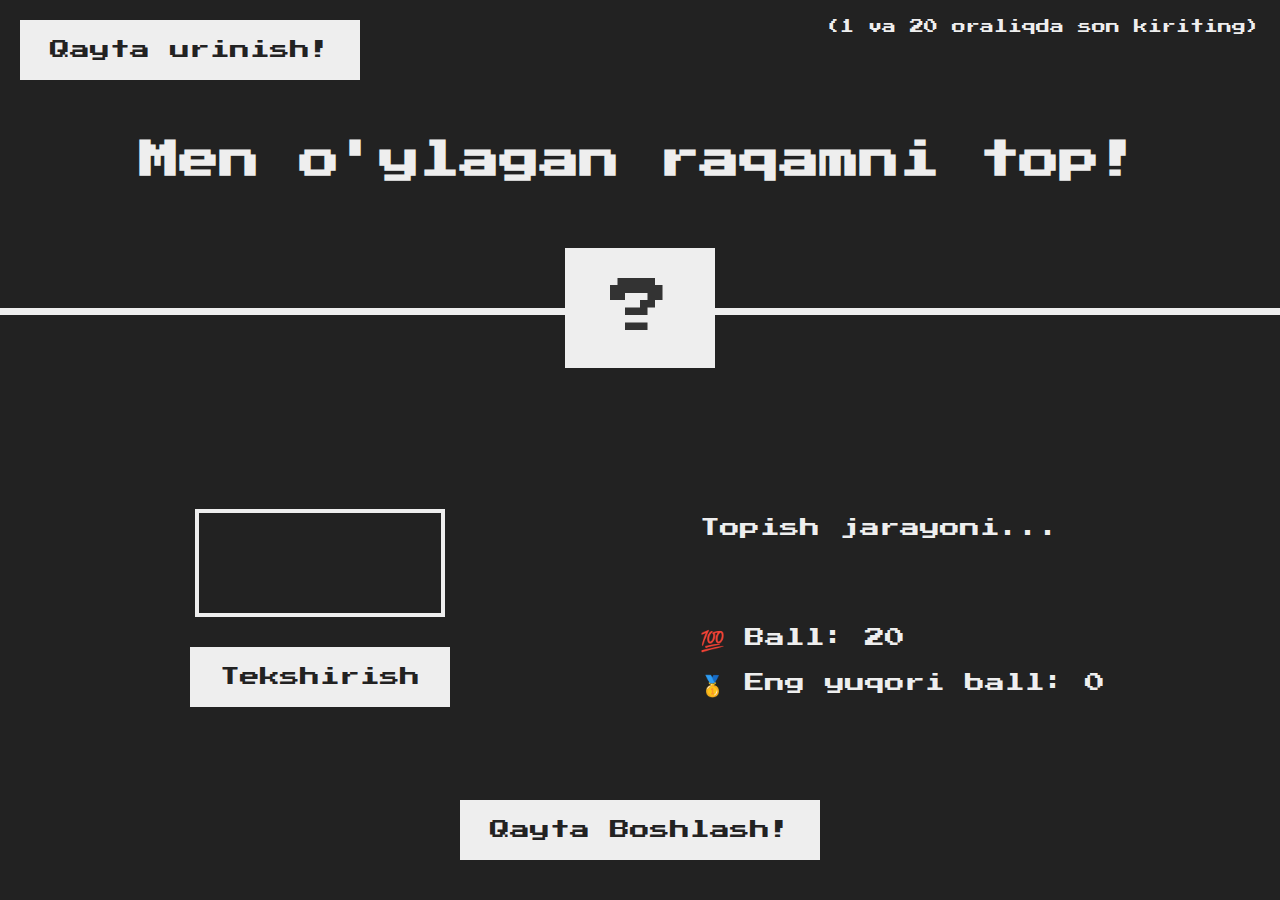
<file: index.html>
<!DOCTYPE html>
<html lang="en">
  <head>
    <meta charset="UTF-8" />
    <meta name="viewport" content="width=device-width, initial-scale=1.0" />
    <meta http-equiv="X-UA-Compatible" content="ie=edge" />
    <link rel="stylesheet" href="style.css" />
    <title>Men o'ylagan raqamni top!</title>
  </head>
  <body>
    <header>
      <h1>Men o'ylagan raqamni top!</h1>
      <p class="between">(1 va 20 oraliqda son kiriting)</p>
      <button class="btn again">Qayta urinish!</button>
      <div class="number">?</div>
    </header>
    <main>
      <section class="left">
        <input type="number" class="guess" />
        <button class="btn check">Tekshirish</button>
      </section>
      <section class="right">
        <p class="message">Topish jarayoni...</p>
        <p class="label-score">💯 Ball: <span class="score">20</span></p>
        <p class="label-highscore">
          🥇 Eng yuqori ball: <span class="highscore">0</span>
        </p>
      </section>
      
    </main>
    <div style="text-align: center; margin-top: -10rem;">
      <button utton class="btn reset-game">Qayta Boshlash!</button>
    </div>
    <script src="script.js"></script>
  </body>
</html>
</file>
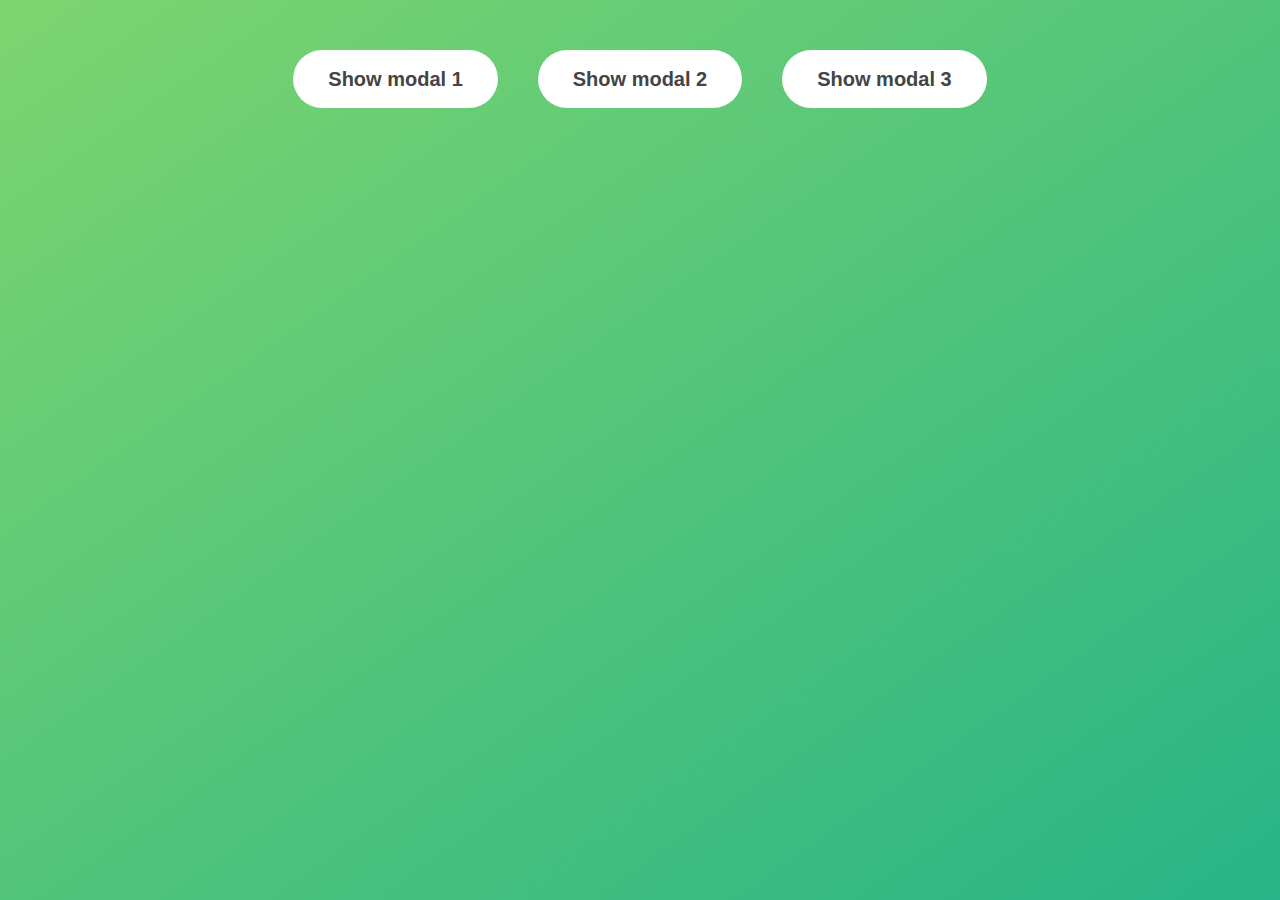
<file: popup/index.html>
<!DOCTYPE html>
<html lang="en">
  <head>
    <meta charset="UTF-8" />
    <meta name="viewport" content="width=device-width, initial-scale=1.0" />
    <meta http-equiv="X-UA-Compatible" content="ie=edge" />
    <link rel="stylesheet" href="style.css" />
    <title>Modal window</title>
  </head>
  <body>
    <button class="show-modal">Show modal 1</button>
    <button class="show-modal">Show modal 2</button>
    <button class="show-modal">Show modal 3</button>

    <div class="modal hidden">
      <button class="close-modal">&times;</button>
      <h1>I'm a modal window 😍</h1>
      <p>
        Lorem ipsum dolor sit amet, consectetur adipisicing elit, sed do eiusmod
        tempor incididunt ut labore et dolore magna aliqua. Ut enim ad minim
        veniam, quis nostrud exercitation ullamco laboris nisi ut aliquip ex ea
        commodo consequat. Duis aute irure dolor in reprehenderit in voluptate
        velit esse cillum dolore eu fugiat nulla pariatur. Excepteur sint
        occaecat cupidatat non proident, sunt in culpa qui officia deserunt
        mollit anim id est laborum.
      </p>
    </div>
    <div class="overlay hidden"></div>

    <script src="script.js"></script>
  </body>
</html>
</file>
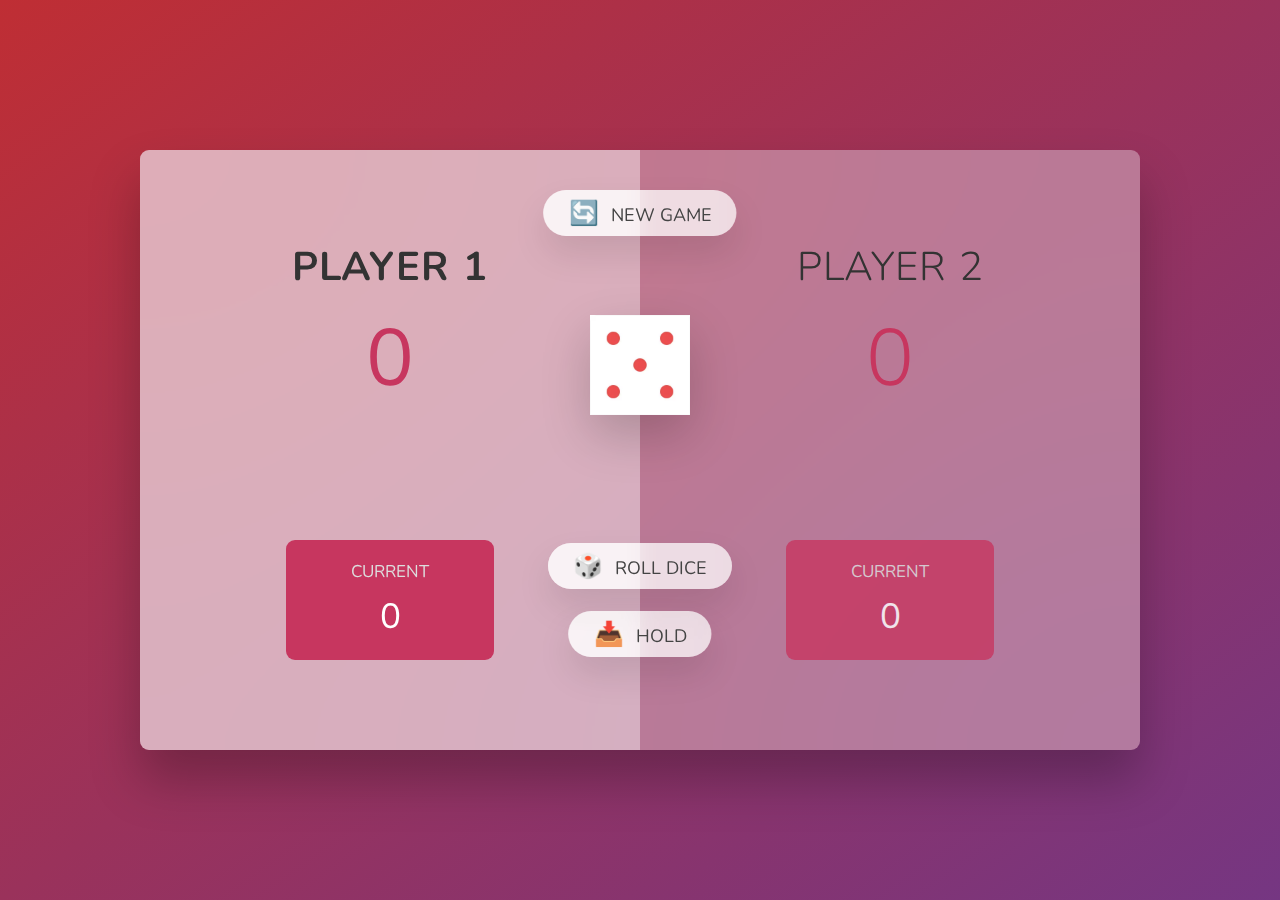
<file: soqqa/index.html>
<!DOCTYPE html>
<html lang="en">
  <head>
    <meta charset="UTF-8" />
    <meta name="viewport" content="width=device-width, initial-scale=1.0" />
    <meta http-equiv="X-UA-Compatible" content="ie=edge" />
    <link rel="stylesheet" href="style.css" />
    <title>Pig Game</title>
  </head>
  <body>
    <main>
      <section class="player player--0 player--active">
        <h2 class="name" id="name--0">Player 1</h2>
        <p class="score" id="score--0">0</p>
        <div class="current">
          <p class="current-label">Current</p>
          <p class="current-score" id="current--0">0</p>
        </div>
      </section>
      <section class="player player--1">
        <h2 class="name" id="name--1">Player 2</h2>
        <p class="score" id="score--1">0</p>
        <div class="current">
          <p class="current-label">Current</p>
          <p class="current-score" id="current--1">0</p>
        </div>
      </section>

      <img src="dice-5.webp" alt="Playing dice" class="dice" />
      <button class="btn btn--new">🔄 New game</button>
      <button class="btn btn--roll">🎲 Roll dice</button>
      <button class="btn btn--hold">📥 Hold</button>
    </main>
    <script src="script1.js"></script>
  </body>
</html>
</file>
<file: style.css>
@import url("https://fonts.googleapis.com/css?family=Press+Start+2P&display=swap");

* {
  margin: 0;
  padding: 0;
  box-sizing: inherit;
}

html {
  font-size: 62.5%;
  box-sizing: border-box;
}

body {
  font-family: "Press Start 2P", sans-serif;
  color: #eee;
  background-color: #222;
  /* background-color: #60b347; */
}

/* LAYOUT */
header {
  position: relative;
  height: 35vh;
  border-bottom: 7px solid #eee;
}

main {
  height: 65vh;
  color: #eee;
  display: flex;
  align-items: center;
  justify-content: space-around;
}

.left {
  width: 52rem;
  display: flex;
  flex-direction: column;
  align-items: center;
}

.right {
  width: 52rem;
  font-size: 2rem;
}

/* ELEMENTS STYLE */
h1 {
  font-size: 4rem;
  text-align: center;
  position: absolute;
  width: 100%;
  top: 52%;
  left: 50%;
  transform: translate(-50%, -50%);
}

.number {
  background: #eee;
  color: #333;
  font-size: 6rem;
  width: 15rem;
  padding: 3rem 0rem;
  text-align: center;
  position: absolute;
  bottom: 0;
  left: 50%;
  transform: translate(-50%, 50%);
}

.between {
  font-size: 1.4rem;
  position: absolute;
  top: 2rem;
  right: 2rem;
}

.again {
  position: absolute;
  top: 2rem;
  left: 2rem;
}

.guess {
  background: none;
  border: 4px solid #eee;
  font-family: inherit;
  color: inherit;
  font-size: 5rem;
  padding: 2.5rem;
  width: 25rem;
  text-align: center;
  display: block;
  margin-bottom: 3rem;
}

.btn {
  border: none;
  background-color: #eee;
  color: #222;
  font-size: 2rem;
  font-family: inherit;
  padding: 2rem 3rem;
  cursor: pointer;
}

.btn:hover {
  background-color: #ccc;
}

.message {
  margin-bottom: 8rem;
  height: 3rem;
}

.label-score {
  margin-bottom: 2rem;
}
</file>
<file: popup/style.css>
* {
  margin: 0;
  padding: 0;
  box-sizing: inherit;
}

html {
  font-size: 62.5%;
  box-sizing: border-box;
}

body {
  font-family: sans-serif;
  color: #333;
  line-height: 1.5;
  height: 100vh;
  position: relative;
  display: flex;
  align-items: flex-start;
  justify-content: center;
  background: linear-gradient(to top left, #28b487, #7dd56f);
}

.show-modal {
  font-size: 2rem;
  font-weight: 600;
  padding: 1.75rem 3.5rem;
  margin: 5rem 2rem;
  border: none;
  background-color: #fff;
  color: #444;
  border-radius: 10rem;
  cursor: pointer;
}

.close-modal {
  position: absolute;
  top: 1.2rem;
  right: 2rem;
  font-size: 5rem;
  color: #333;
  cursor: pointer;
  border: none;
  background: none;
}

h1 {
  font-size: 2.5rem;
  margin-bottom: 2rem;
}

p {
  font-size: 1.8rem;
}

/* -------------------------- */
/* CLASSES TO MAKE MODAL WORK */
.hidden {
  display: none;
}

.modal {
  position: absolute;
  top: 50%;
  left: 50%;
  transform: translate(-50%, -50%);
  width: 70%;

  background-color: white;
  padding: 6rem;
  border-radius: 5px;
  box-shadow: 0 3rem 5rem rgba(0, 0, 0, 0.3);
  z-index: 10;
}

.overlay {
  position: absolute;
  top: 0;
  left: 0;
  width: 100%;
  height: 100%;
  background-color: rgba(0, 0, 0, 0.6);
  backdrop-filter: blur(3px);
  z-index: 5;
}
</file>
<file: soqqa/style.css>
@import url('https://fonts.googleapis.com/css2?family=Nunito&display=swap');

* {
  margin: 0;
  padding: 0;
  box-sizing: inherit;
}

html {
  font-size: 62.5%;
  box-sizing: border-box;
}

body {
  font-family: 'Nunito', sans-serif;
  font-weight: 400;
  height: 100vh;
  color: #333;
  background-image: linear-gradient(to top left, #753682 0%, #bf2e34 100%);
  display: flex;
  align-items: center;
  justify-content: center;
}

/* LAYOUT */
main {
  position: relative;
  width: 100rem;
  height: 60rem;
  background-color: rgba(255, 255, 255, 0.35);
  backdrop-filter: blur(200px);
  filter: blur();
  box-shadow: 0 3rem 5rem rgba(0, 0, 0, 0.25);
  border-radius: 9px;
  overflow: hidden;
  display: flex;
}

.player {
  flex: 50%;
  padding: 9rem;
  display: flex;
  flex-direction: column;
  align-items: center;
  transition: all 0.75s;
}

/* ELEMENTS */
.name {
  position: relative;
  font-size: 4rem;
  text-transform: uppercase;
  letter-spacing: 1px;
  word-spacing: 2px;
  font-weight: 300;
  margin-bottom: 1rem;
}

.score {
  font-size: 8rem;
  font-weight: 300;
  color: #c7365f;
  margin-bottom: auto;
}

.player--active {
  background-color: rgba(255, 255, 255, 0.4);
}
.player--active .name {
  font-weight: 700;
}
.player--active .score {
  font-weight: 400;
}

.player--active .current {
  opacity: 1;
}

.current {
  background-color: #c7365f;
  opacity: 0.8;
  border-radius: 9px;
  color: #fff;
  width: 65%;
  padding: 2rem;
  text-align: center;
  transition: all 0.75s;
}

.current-label {
  text-transform: uppercase;
  margin-bottom: 1rem;
  font-size: 1.7rem;
  color: #ddd;
}

.current-score {
  font-size: 3.5rem;
}

/* ABSOLUTE POSITIONED ELEMENTS */
.btn {
  position: absolute;
  left: 50%;
  transform: translateX(-50%);
  color: #444;
  background: none;
  border: none;
  font-family: inherit;
  font-size: 1.8rem;
  text-transform: uppercase;
  cursor: pointer;
  font-weight: 400;
  transition: all 0.2s;

  background-color: white;
  background-color: rgba(255, 255, 255, 0.6);
  backdrop-filter: blur(10px);

  padding: 0.7rem 2.5rem;
  border-radius: 50rem;
  box-shadow: 0 1.75rem 3.5rem rgba(0, 0, 0, 0.1);
}

.btn::first-letter {
  font-size: 2.4rem;
  display: inline-block;
  margin-right: 0.7rem;
}

.btn--new {
  top: 4rem;
}
.btn--roll {
  top: 39.3rem;
}
.btn--hold {
  top: 46.1rem;
}

.btn:active {
  transform: translate(-50%, 3px);
  box-shadow: 0 1rem 2rem rgba(0, 0, 0, 0.15);
}

.btn:focus {
  outline: none;
}

.dice {
  position: absolute;
  left: 50%;
  top: 16.5rem;
  transform: translateX(-50%);
  height: 10rem;
  box-shadow: 0 2rem 5rem rgba(0, 0, 0, 0.2);
}

.player--winner {
  background-color: #2f2f2f !important;
}

.player--winner .name {
  font-weight: 700;
  color: #c7365f;
}
</file>
